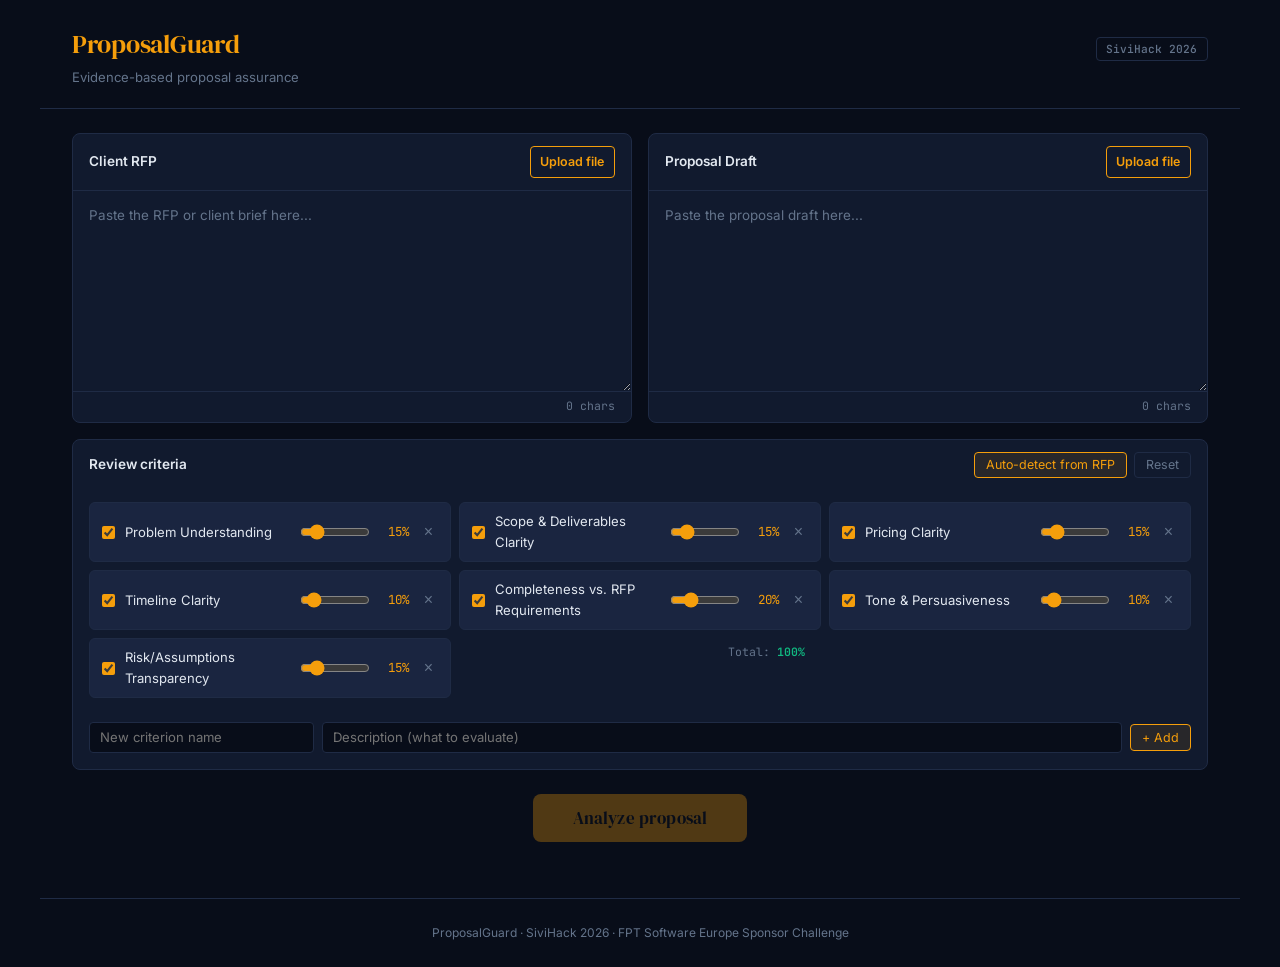
<file: ProposalGuard/public/index.html>
<!DOCTYPE html>
<html lang="en">
<head>
  <meta charset="UTF-8" />
  <meta name="viewport" content="width=device-width, initial-scale=1.0" />
  <title>ProposalGuard — Evidence-Based Proposal Assurance</title>
  <link rel="preconnect" href="https://fonts.googleapis.com" />
  <link href="https://fonts.googleapis.com/css2?family=DM+Serif+Display&family=Inter:wght@400;500;600;700&family=JetBrains+Mono:wght@400;500;600&display=swap" rel="stylesheet" />
  <link rel="stylesheet" href="style.css" />
</head>
<body>
  <header>
    <div class="header-left">
      <h1 class="wordmark">ProposalGuard</h1>
      <p class="tagline">Evidence-based proposal assurance</p>
    </div>
    <div class="header-right">
      <span class="event-tag">SiviHack 2026</span>
    </div>
  </header>

  <main>
    <!-- Input Area -->
    <section class="input-area">
      <div class="input-columns">
        <div class="input-col">
          <div class="col-label">
            <span>Client RFP</span>
            <div class="col-actions">
              <label class="btn-upload">
                Upload file
                <input type="file" id="rfp-file" accept=".md,.txt,.pdf,.pptx,.docx" hidden />
              </label>
            </div>
          </div>
          <textarea id="rfp-text" placeholder="Paste the RFP or client brief here..."></textarea>
          <div class="meta-line"><span id="rfp-count">0</span> chars</div>
        </div>
        <div class="input-col">
          <div class="col-label">
            <span>Proposal Draft</span>
            <div class="col-actions">
              <label class="btn-upload">
                Upload file
                <input type="file" id="proposal-file" accept=".md,.txt,.pdf,.pptx,.docx" hidden />
              </label>
            </div>
          </div>
          <textarea id="proposal-text" placeholder="Paste the proposal draft here..."></textarea>
          <div class="meta-line"><span id="proposal-count">0</span> chars</div>
        </div>
      </div>

      <!-- Criteria -->
      <details class="criteria-panel" open>
        <summary class="criteria-summary">
          Review criteria
          <div class="criteria-btns">
            <button id="btn-auto-weights" class="btn-sm" type="button">Auto-detect from RFP</button>
            <button id="btn-reset-weights" class="btn-sm btn-ghost" type="button">Reset</button>
          </div>
        </summary>
        <div id="criteria-list" class="criteria-grid"></div>
        <div id="ai-suggestions" class="ai-suggestions" hidden></div>
        <div class="add-criterion-row">
          <input type="text" id="new-crit-name" class="add-crit-input" placeholder="New criterion name" />
          <input type="text" id="new-crit-desc" class="add-crit-input add-crit-desc" placeholder="Description (what to evaluate)" />
          <button id="btn-add-criterion" class="btn-sm" type="button">+ Add</button>
        </div>
      </details>

      <div class="action-row">
        <button id="btn-analyze" disabled>
          <span class="btn-label">Analyze proposal</span>
          <span class="btn-busy" hidden>Analyzing<span class="dot-pulse"></span></span>
        </button>
      </div>

      <!-- Progress Panel -->
      <div id="progress-panel" class="progress-panel" hidden>
        <div class="progress-stages">
          <div class="progress-stage" id="stage-extract">
            <div class="stage-indicator">1</div>
            <div class="stage-info">
              <div class="stage-label">Extracting requirements</div>
              <div class="stage-sublabel">Analyzing RFP structure</div>
            </div>
          </div>
          <div class="progress-connector"></div>
          <div class="progress-stage" id="stage-analyze">
            <div class="stage-indicator">2</div>
            <div class="stage-info">
              <div class="stage-label">Matching &amp; scoring</div>
              <div class="stage-sublabel">Cross-referencing proposal against RFP</div>
            </div>
          </div>
          <div class="progress-connector"></div>
          <div class="progress-stage" id="stage-report">
            <div class="stage-indicator">3</div>
            <div class="stage-info">
              <div class="stage-label">Generating report</div>
              <div class="stage-sublabel">Building audit dashboard</div>
            </div>
          </div>
        </div>
        <div class="progress-bar-outer">
          <div class="progress-bar-inner" id="progress-fill"></div>
        </div>
      </div>
    </section>

    <!-- Results — Order: Readiness -> Blockers -> Coverage -> Traceability -> Scores -> Charts -->
    <section id="results" class="results" hidden>
      <!-- Send Readiness -->
      <div id="readiness-card" class="readiness-card">
        <div class="readiness-top">
          <div class="readiness-left">
            <div class="readiness-status" id="readiness-status">
              <span class="readiness-icon" id="readiness-icon"></span>
              <span class="readiness-label" id="readiness-label"></span>
            </div>
            <div class="readiness-stats" id="readiness-stats"></div>
            <div class="readiness-summary" id="readiness-summary"></div>
          </div>
          <div class="readiness-right" id="readiness-donut"></div>
        </div>
        <div id="readiness-blockers" class="readiness-blockers" hidden></div>
      </div>

      <!-- Critical Issues (Blockers) -->
      <div id="critical-section" class="result-block" hidden>
        <h2 class="block-title serif">Critical issues</h2>
        <div id="critical-list" class="findings-list"></div>
      </div>

      <!-- Risk Findings (Coverage) -->
      <div id="flags-section" class="result-block" hidden>
        <h2 class="block-title serif">Risk findings</h2>
        <div id="flags-list" class="findings-list"></div>
      </div>

      <!-- Requirement Traceability Matrix -->
      <div id="trace-section" class="result-block" hidden>
        <details class="trace-toggle" open>
          <summary class="block-title serif trace-toggle-summary">
            Requirement traceability
            <span class="trace-toggle-hint" id="trace-summary"></span>
          </summary>
          <div class="trace-table-wrap">
            <table class="trace-table" id="trace-table">
              <thead id="trace-thead"></thead>
              <tbody id="trace-tbody"></tbody>
            </table>
          </div>
        </details>
      </div>

      <!-- Criteria Scores + Charts -->
      <div id="scores-section" class="result-block">
        <h2 class="block-title serif">Criteria scores</h2>
        <div class="scores-dashboard">
          <div class="overall-row" id="overall-row"></div>
          <div id="radar-container" class="radar-container"></div>
        </div>
        <div id="scores-list" class="scores-list"></div>
      </div>

      <!-- Regression Test Bench -->
      <div id="validation-section" class="result-block validation-section">
        <h2 class="block-title serif">Regression Test Bench</h2>
        <p class="validation-desc">Run all 4 sample proposals to verify scoring consistency, blocker detection, and readiness classification.</p>
        <button id="btn-validate" class="btn-validate">
          <span class="btn-label">Run regression suite</span>
          <span class="btn-busy" hidden>Testing<span class="dot-pulse"></span></span>
        </button>
        <div id="validation-results" hidden></div>
      </div>
    </section>
  </main>

  <footer>
    <p>ProposalGuard &middot; SiviHack 2026 &middot; FPT Software Europe Sponsor Challenge</p>
  </footer>

  <script src="app.js"></script>
</body>
</html>
</file>
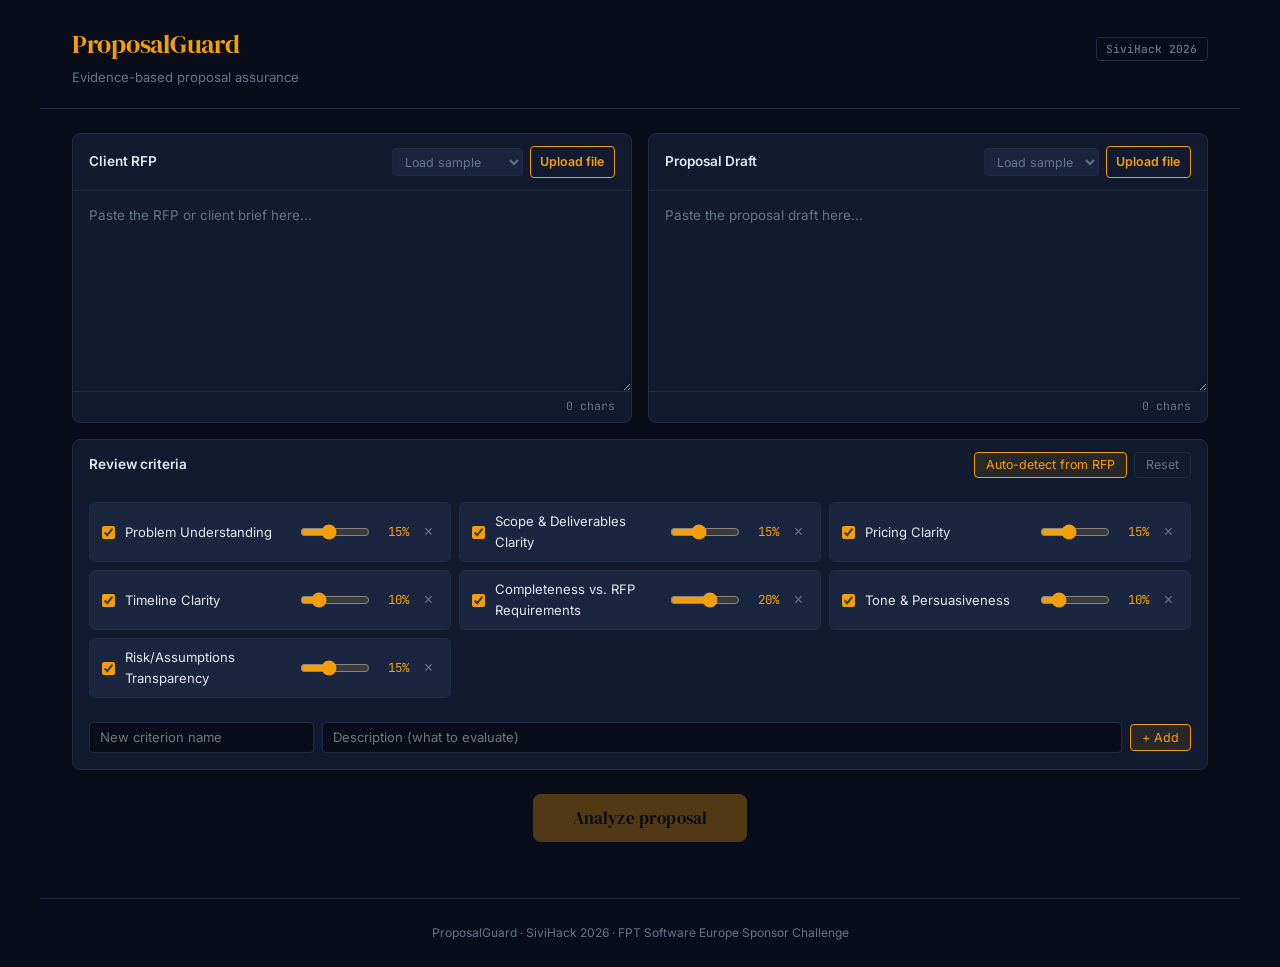
<file: sivicamp-prototype-main (1)/sivicamp-prototype-main/public/index.html>
<!DOCTYPE html>
<html lang="en">
<head>
  <meta charset="UTF-8" />
  <meta name="viewport" content="width=device-width, initial-scale=1.0" />
  <title>ProposalGuard — Evidence-Based Proposal Assurance</title>
  <link rel="preconnect" href="https://fonts.googleapis.com" />
  <link href="https://fonts.googleapis.com/css2?family=DM+Serif+Display&family=Inter:wght@400;500;600;700&family=JetBrains+Mono:wght@400;500;600&display=swap" rel="stylesheet" />
  <link rel="stylesheet" href="style.css" />
</head>
<body>
  <header>
    <div class="header-left">
      <h1 class="wordmark">ProposalGuard</h1>
      <p class="tagline">Evidence-based proposal assurance</p>
    </div>
    <div class="header-right">
      <span class="event-tag">SiviHack 2026</span>
    </div>
  </header>

  <main>
    <!-- Input Area -->
    <section class="input-area">
      <div class="input-columns">
        <div class="input-col">
          <div class="col-label">
            <span>Client RFP</span>
            <div class="col-actions">
              <select id="rfp-sample" class="select-sm">
                <option value="">Load sample</option>
                <option value="rfp_nordframe.md">NordFrame RFP</option>
              </select>
              <label class="btn-upload">
                Upload file
                <input type="file" id="rfp-file" accept=".md,.txt,.pdf" hidden />
              </label>
            </div>
          </div>
          <textarea id="rfp-text" placeholder="Paste the RFP or client brief here..."></textarea>
          <div class="meta-line"><span id="rfp-count">0</span> chars</div>
        </div>
        <div class="input-col">
          <div class="col-label">
            <span>Proposal Draft</span>
            <div class="col-actions">
              <select id="proposal-sample" class="select-sm">
                <option value="">Load sample</option>
                <option value="response_1_weak.md">Weak</option>
                <option value="response_2_medium.md">Medium</option>
                <option value="response_3_strong.md">Strong</option>
                <option value="response_4_overpromise.md">Overpromise</option>
              </select>
              <label class="btn-upload">
                Upload file
                <input type="file" id="proposal-file" accept=".md,.txt,.pdf" hidden />
              </label>
            </div>
          </div>
          <textarea id="proposal-text" placeholder="Paste the proposal draft here..."></textarea>
          <div class="meta-line"><span id="proposal-count">0</span> chars</div>
        </div>
      </div>

      <!-- Criteria -->
      <details class="criteria-panel" open>
        <summary class="criteria-summary">
          Review criteria
          <div class="criteria-btns">
            <button id="btn-auto-weights" class="btn-sm" type="button">Auto-detect from RFP</button>
            <button id="btn-reset-weights" class="btn-sm btn-ghost" type="button">Reset</button>
          </div>
        </summary>
        <div id="criteria-list" class="criteria-grid"></div>
        <div id="ai-suggestions" class="ai-suggestions" hidden></div>
        <div class="add-criterion-row">
          <input type="text" id="new-crit-name" class="add-crit-input" placeholder="New criterion name" />
          <input type="text" id="new-crit-desc" class="add-crit-input add-crit-desc" placeholder="Description (what to evaluate)" />
          <button id="btn-add-criterion" class="btn-sm" type="button">+ Add</button>
        </div>
      </details>

      <div class="action-row">
        <button id="btn-analyze" disabled>
          <span class="btn-label">Analyze proposal</span>
          <span class="btn-busy" hidden>Analyzing<span class="dot-pulse"></span></span>
        </button>
      </div>

      <!-- Progress Panel -->
      <div id="progress-panel" class="progress-panel" hidden>
        <div class="progress-stages">
          <div class="progress-stage" id="stage-extract">
            <div class="stage-indicator">1</div>
            <div class="stage-info">
              <div class="stage-label">Extracting requirements</div>
              <div class="stage-sublabel">Analyzing RFP structure</div>
            </div>
          </div>
          <div class="progress-connector"></div>
          <div class="progress-stage" id="stage-analyze">
            <div class="stage-indicator">2</div>
            <div class="stage-info">
              <div class="stage-label">Matching &amp; scoring</div>
              <div class="stage-sublabel">Cross-referencing proposal against RFP</div>
            </div>
          </div>
          <div class="progress-connector"></div>
          <div class="progress-stage" id="stage-report">
            <div class="stage-indicator">3</div>
            <div class="stage-info">
              <div class="stage-label">Generating report</div>
              <div class="stage-sublabel">Building audit dashboard</div>
            </div>
          </div>
        </div>
        <div class="progress-bar-outer">
          <div class="progress-bar-inner" id="progress-fill"></div>
        </div>
      </div>
    </section>

    <!-- Results -->
    <section id="results" class="results" hidden>
      <!-- Send Readiness -->
      <div id="readiness-card" class="readiness-card">
        <div class="readiness-top">
          <div class="readiness-left">
            <div class="readiness-status" id="readiness-status">
              <span class="readiness-icon" id="readiness-icon"></span>
              <span class="readiness-label" id="readiness-label"></span>
            </div>
            <div class="readiness-stats" id="readiness-stats"></div>
            <p class="readiness-summary" id="readiness-summary"></p>
          </div>
          <div class="readiness-right" id="readiness-donut"></div>
        </div>
      </div>

      <!-- Critical Issues -->
      <div id="critical-section" class="result-block" hidden>
        <h2 class="block-title serif">Critical issues</h2>
        <div id="critical-list" class="findings-list"></div>
      </div>

      <!-- Requirement Traceability Matrix -->
      <div id="trace-section" class="result-block" hidden>
        <h2 class="block-title serif">Requirement traceability</h2>
        <div class="trace-summary" id="trace-summary"></div>
        <div id="trace-list" class="findings-list"></div>
      </div>

      <!-- Red Flags -->
      <div id="flags-section" class="result-block" hidden>
        <h2 class="block-title serif">Risk findings</h2>
        <div id="flags-list" class="findings-list"></div>
      </div>

      <!-- Criteria Scores -->
      <div id="scores-section" class="result-block">
        <h2 class="block-title serif">Criteria scores</h2>
        <div class="scores-dashboard">
          <div class="overall-row" id="overall-row"></div>
          <div id="radar-container" class="radar-container"></div>
        </div>
        <div id="scores-list" class="scores-list"></div>
      </div>

      <!-- Evaluate the Evaluator -->
      <div id="validation-section" class="result-block validation-section">
        <h2 class="block-title serif">Evaluate the evaluator</h2>
        <p class="validation-desc">Run all 4 sample proposals to verify scoring consistency and reliability.</p>
        <button id="btn-validate" class="btn-validate">
          <span class="btn-label">Run validation suite</span>
          <span class="btn-busy" hidden>Validating<span class="dot-pulse"></span></span>
        </button>
        <div id="validation-results" hidden></div>
      </div>
    </section>
  </main>

  <footer>
    <p>ProposalGuard &middot; SiviHack 2026 &middot; FPT Software Europe Sponsor Challenge</p>
  </footer>

  <script src="app.js"></script>
</body>
</html>
</file>
<file: ProposalGuard/public/style.css>
:root {
  --midnight: #080D19;
  --slate: #111A2E;
  --slate-up: #1A2540;
  --border: #1F2B45;
  --border-light: #2A3A5C;
  --text: #E2E8F0;
  --text-muted: #64748B;
  --amber: #F59E0B;
  --amber-dim: rgba(245, 158, 11, 0.10);
  --emerald: #10B981;
  --emerald-dim: rgba(16, 185, 129, 0.10);
  --coral: #EF4444;
  --coral-dim: rgba(239, 68, 68, 0.10);
  --orange: #F97316;
  --orange-dim: rgba(249, 115, 22, 0.10);
  --sky: #38BDF8;
  --sky-dim: rgba(56, 189, 248, 0.10);
  --indigo: #818CF8;
  --radius: 8px;
}

*, *::before, *::after { margin: 0; padding: 0; box-sizing: border-box; }

body {
  font-family: 'Inter', system-ui, sans-serif;
  background: var(--midnight);
  color: var(--text);
  line-height: 1.6;
  font-size: 15px;
}

.serif { font-family: 'DM Serif Display', Georgia, serif; }
.mono { font-family: 'JetBrains Mono', monospace; }

/* ── Header ── */
header {
  display: flex;
  justify-content: space-between;
  align-items: baseline;
  padding: 1.5rem 2rem 1.25rem;
  border-bottom: 1px solid var(--border);
  max-width: 1200px;
  margin: 0 auto;
}
.wordmark {
  font-family: 'DM Serif Display', Georgia, serif;
  font-size: 1.6rem;
  font-weight: 400;
  color: var(--amber);
  letter-spacing: -0.01em;
}
.tagline { font-size: 0.82rem; color: var(--text-muted); margin-top: 0.15rem; }
.event-tag {
  font-family: 'JetBrains Mono', monospace;
  font-size: 0.7rem;
  font-weight: 500;
  color: var(--text-muted);
  border: 1px solid var(--border);
  padding: 0.25rem 0.6rem;
  border-radius: 4px;
}

/* ── Main ── */
main { max-width: 1200px; margin: 0 auto; padding: 1.5rem 2rem 3rem; }

/* ── Input Area ── */
.input-columns { display: grid; grid-template-columns: 1fr 1fr; gap: 1rem; margin-bottom: 1rem; }
@media (max-width: 800px) { .input-columns { grid-template-columns: 1fr; } }

.input-col {
  background: var(--slate);
  border: 1px solid var(--border);
  border-radius: var(--radius);
  display: flex;
  flex-direction: column;
}
.col-label {
  display: flex;
  justify-content: space-between;
  align-items: center;
  padding: 0.75rem 1rem;
  border-bottom: 1px solid var(--border);
  font-weight: 600;
  font-size: 0.85rem;
  flex-wrap: wrap;
  gap: 0.4rem;
}
.col-actions { display: flex; gap: 0.4rem; align-items: center; }

.select-sm {
  font-family: inherit;
  font-size: 0.78rem;
  background: var(--slate-up);
  color: var(--text-muted);
  border: 1px solid var(--border);
  border-radius: 4px;
  padding: 0.3rem 0.5rem;
  cursor: pointer;
}
.btn-upload {
  font-size: 0.78rem;
  color: var(--amber);
  border: 1px solid var(--amber);
  border-radius: 4px;
  padding: 0.3rem 0.6rem;
  cursor: pointer;
  transition: background 0.15s;
}
.btn-upload:hover { background: var(--amber-dim); }

textarea {
  flex: 1;
  min-height: 200px;
  padding: 0.85rem 1rem;
  background: transparent;
  border: none;
  color: var(--text);
  font-family: 'Inter', system-ui, sans-serif;
  font-size: 0.84rem;
  line-height: 1.7;
  resize: vertical;
  outline: none;
}
textarea::placeholder { color: var(--text-muted); }
.meta-line {
  padding: 0.35rem 1rem;
  font-size: 0.72rem;
  color: var(--text-muted);
  text-align: right;
  border-top: 1px solid var(--border);
  font-family: 'JetBrains Mono', monospace;
}

/* ── Criteria ── */
.criteria-panel {
  background: var(--slate);
  border: 1px solid var(--border);
  border-radius: var(--radius);
  margin-bottom: 1rem;
}
.criteria-summary {
  display: flex;
  justify-content: space-between;
  align-items: center;
  padding: 0.75rem 1rem;
  font-weight: 600;
  font-size: 0.85rem;
  cursor: pointer;
  list-style: none;
  flex-wrap: wrap;
  gap: 0.5rem;
}
.criteria-summary::-webkit-details-marker { display: none; }
.criteria-btns { display: flex; gap: 0.4rem; }
.btn-sm {
  font-family: inherit;
  font-size: 0.78rem;
  padding: 0.3rem 0.7rem;
  border-radius: 4px;
  cursor: pointer;
  border: 1px solid var(--amber);
  background: var(--amber-dim);
  color: var(--amber);
  transition: background 0.15s;
}
.btn-sm:hover { background: var(--amber); color: var(--midnight); }
.btn-ghost { border-color: var(--border); background: none; color: var(--text-muted); }
.btn-ghost:hover { background: var(--slate-up); color: var(--text); }

.criteria-grid {
  display: grid;
  grid-template-columns: repeat(auto-fill, minmax(280px, 1fr));
  gap: 0.5rem;
  padding: 0.75rem 1rem 1rem;
}
.crit-row {
  display: flex;
  align-items: center;
  gap: 0.6rem;
  padding: 0.5rem 0.75rem;
  background: var(--slate-up);
  border-radius: 6px;
  border: 1px solid var(--border);
}
.crit-row input[type="checkbox"] { accent-color: var(--amber); flex-shrink: 0; }
.crit-row label { flex: 1; font-size: 0.82rem; cursor: pointer; }
.crit-row input[type="range"] { width: 70px; accent-color: var(--amber); }
.crit-weight {
  font-family: 'JetBrains Mono', monospace;
  font-size: 0.78rem;
  color: var(--amber);
  min-width: 30px;
  text-align: right;
}
.crit-row.crit-disabled { opacity: 0.4; }
.crit-total {
  text-align: right;
  padding: 0.3rem 1rem 0;
  font-family: 'JetBrains Mono', monospace;
  font-size: 0.72rem;
  color: var(--text-muted);
}
.crit-total-val { color: var(--emerald); font-weight: 600; }

/* ── Analyze Button ── */
.action-row { text-align: center; padding: 0.5rem 0; }
#btn-analyze {
  font-family: 'DM Serif Display', Georgia, serif;
  font-size: 1.05rem;
  letter-spacing: 0.01em;
  background: var(--amber);
  color: var(--midnight);
  border: none;
  border-radius: var(--radius);
  padding: 0.8rem 2.5rem;
  cursor: pointer;
  transition: opacity 0.2s, transform 0.15s;
}
#btn-analyze:hover:not(:disabled) { transform: translateY(-1px); opacity: 0.92; }
#btn-analyze:disabled { opacity: 0.3; cursor: not-allowed; }
.dot-pulse::after { content: '...'; animation: dots 1.2s steps(4) infinite; }
@keyframes dots { 0% { content: ''; } 25% { content: '.'; } 50% { content: '..'; } 75% { content: '...'; } }

/* ── Results ── */
.results { margin-top: 2rem; }
.result-block { margin-bottom: 2rem; }
.block-title {
  font-size: 1.25rem;
  font-weight: 400;
  margin-bottom: 1rem;
  padding-bottom: 0.5rem;
  border-bottom: 1px solid var(--border);
}

/* ── Send Readiness ── */
.readiness-card {
  border: 1px solid var(--border);
  border-radius: var(--radius);
  padding: 1.5rem;
  margin-bottom: 2rem;
  text-align: center;
}
.readiness-card.ready { border-color: var(--emerald); background: var(--emerald-dim); }
.readiness-card.review { border-color: var(--amber); background: var(--amber-dim); }
.readiness-card.do_not_send { border-color: var(--coral); background: var(--coral-dim); }

.readiness-status { display: flex; align-items: center; justify-content: center; gap: 0.75rem; margin-bottom: 0.75rem; }
.readiness-icon { font-size: 1.6rem; }
.readiness-label {
  font-family: 'DM Serif Display', Georgia, serif;
  font-size: 1.5rem;
}
.readiness-card.ready .readiness-label { color: var(--emerald); }
.readiness-card.review .readiness-label { color: var(--amber); }
.readiness-card.do_not_send .readiness-label { color: var(--coral); }

.readiness-stats {
  display: flex;
  justify-content: center;
  gap: 2rem;
  margin-bottom: 0.75rem;
  flex-wrap: wrap;
}
.stat-item {
  display: flex;
  flex-direction: column;
  align-items: center;
}
.stat-val {
  font-family: 'JetBrains Mono', monospace;
  font-size: 1.4rem;
  font-weight: 600;
}
.stat-label { font-size: 0.72rem; color: var(--text-muted); }
.readiness-summary { font-size: 0.9rem; color: var(--text-muted); max-width: 600px; margin: 0 auto; text-align: center; }

/* ── Finding Cards ── */
.findings-list { display: flex; flex-direction: column; gap: 0.75rem; }
.finding-card {
  border: 1px solid var(--border);
  border-radius: var(--radius);
  overflow: hidden;
}
.finding-header {
  display: flex;
  align-items: center;
  gap: 0.75rem;
  padding: 0.85rem 1rem;
  cursor: pointer;
  background: var(--slate);
  transition: background 0.15s;
}
.finding-header:hover { background: var(--slate-up); }
.severity-badge {
  font-family: 'JetBrains Mono', monospace;
  font-size: 0.68rem;
  font-weight: 600;
  padding: 0.2rem 0.5rem;
  border-radius: 3px;
  flex-shrink: 0;
}
.severity-badge.critical { background: var(--coral-dim); color: var(--coral); }
.severity-badge.high { background: var(--orange-dim); color: var(--orange); }
.severity-badge.medium { background: var(--amber-dim); color: var(--amber); }
.severity-badge.low { background: var(--sky-dim); color: var(--sky); }

.finding-title { flex: 1; font-weight: 600; font-size: 0.9rem; }
.finding-chevron { color: var(--text-muted); font-size: 0.75rem; transition: transform 0.2s; }
.finding-chevron.open { transform: rotate(180deg); }

.finding-body {
  display: none;
  padding: 1rem;
  border-top: 1px solid var(--border);
  background: var(--midnight);
  font-size: 0.85rem;
  line-height: 1.7;
}
.finding-body.open { display: block; }
.finding-detail { margin-bottom: 0.75rem; }

.evidence-block {
  margin: 0.5rem 0;
  padding: 0.6rem 0.85rem;
  border-radius: 6px;
  font-size: 0.82rem;
}
.evidence-block.rfp-ev { background: var(--sky-dim); border-left: 3px solid var(--sky); }
.evidence-block.prop-ev { background: var(--amber-dim); border-left: 3px solid var(--amber); }
.ev-label {
  font-family: 'JetBrains Mono', monospace;
  font-size: 0.7rem;
  font-weight: 600;
  color: var(--text-muted);
  margin-bottom: 0.2rem;
}
.ev-quote { font-style: italic; color: var(--text); }

.impact-line {
  margin-top: 0.5rem;
  padding: 0.5rem 0.75rem;
  background: var(--coral-dim);
  border-radius: 4px;
  font-size: 0.82rem;
}
.impact-line::before {
  content: 'Business impact: ';
  font-weight: 600;
  color: var(--coral);
}

.fix-line {
  margin-top: 0.5rem;
  padding: 0.5rem 0.75rem;
  background: var(--emerald-dim);
  border-radius: 4px;
  font-size: 0.82rem;
}
.fix-line::before {
  content: 'Suggested fix: ';
  font-weight: 600;
  color: var(--emerald);
}

/* ── Traceability Toggle & Table ── */
.trace-toggle { border: none; }
.trace-toggle-summary {
  cursor: pointer;
  list-style: none;
  display: flex;
  align-items: center;
  gap: 0.75rem;
  flex-wrap: wrap;
  user-select: none;
}
.trace-toggle-summary::before {
  content: "\25B6";
  font-size: 0.7rem;
  color: var(--text-muted);
  transition: transform 0.2s;
}
.trace-toggle[open] > .trace-toggle-summary::before { transform: rotate(90deg); }
.trace-toggle-summary::-webkit-details-marker { display: none; }

.trace-toggle-hint {
  display: inline-flex;
  gap: 0.5rem;
  margin-left: auto;
}
.trace-stat {
  font-family: 'JetBrains Mono', monospace;
  font-size: 0.72rem;
  font-weight: 600;
  padding: 0.2rem 0.5rem;
  border-radius: 4px;
  border: 1px solid;
}
.trace-stat.covered { background: var(--emerald-dim); border-color: var(--emerald); color: var(--emerald); }
.trace-stat.partial { background: var(--sky-dim); border-color: var(--sky); color: var(--sky); }
.trace-stat.missing { background: var(--coral-dim); border-color: var(--coral); color: var(--coral); }
.trace-stat.contradicted { background: var(--coral-dim); border-color: var(--coral); color: var(--coral); }

.trace-table-wrap {
  margin-top: 0.75rem;
  border: 1px solid var(--border);
  border-radius: 6px;
}
.trace-table {
  width: 100%;
  border-collapse: collapse;
  font-size: 0.85rem;
}
.trace-table th {
  background: var(--slate-up);
  color: var(--text-muted);
  font-family: 'JetBrains Mono', monospace;
  font-size: 0.72rem;
  font-weight: 600;
  text-transform: uppercase;
  letter-spacing: 0.04em;
  padding: 0.6rem 0.75rem;
  text-align: left;
  white-space: nowrap;
  border-bottom: 2px solid var(--border);
}
.trace-table th:nth-child(1) { width: 28px; }
.trace-table th:nth-child(2) { width: 64px; }
.trace-table th:nth-child(3) { width: 90px; }
.trace-table th:nth-child(4) { width: 80px; }

.trace-table td {
  padding: 0.6rem 0.75rem;
  vertical-align: middle;
}

.trace-row {
  cursor: pointer;
  border-bottom: 1px solid var(--border);
  transition: background 0.15s;
}
.trace-row:hover { background: var(--slate-up); }

.trace-td-chevron { text-align: center; }
.trace-chevron {
  display: inline-block;
  font-size: 0.6rem;
  color: var(--text-muted);
  transition: transform 0.2s;
}
.trace-chevron.open { transform: rotate(90deg); }

.trace-td-id {
  font-family: 'JetBrains Mono', monospace;
  font-size: 0.72rem;
  color: var(--text-muted);
  white-space: nowrap;
}
.trace-td-req {
  font-weight: 500;
  line-height: 1.45;
}

.trace-detail-row {
  display: none;
}
.trace-detail-row.open {
  display: table-row;
}
.trace-detail-row > td {
  padding: 0 0.75rem 0.75rem;
  border-bottom: 1px solid var(--border);
  background: var(--slate-up);
}

.trace-detail-grid {
  display: grid;
  grid-template-columns: 1fr 1fr;
  gap: 0.6rem;
}
.trace-detail-item {
  background: var(--midnight);
  border-radius: 6px;
  padding: 0.65rem 0.85rem;
  border-left: 3px solid var(--border);
}
.trace-detail-item.rfp-ev { border-left-color: var(--sky); }
.trace-detail-item.prop-ev { border-left-color: var(--emerald); }
.trace-detail-item.no-ev { border-left-color: var(--coral); }
.trace-detail-item.impact { border-left-color: var(--orange); }
.trace-detail-item.fix { border-left-color: var(--amber); }

.trace-detail-label {
  font-family: 'JetBrains Mono', monospace;
  font-size: 0.68rem;
  font-weight: 600;
  text-transform: uppercase;
  letter-spacing: 0.04em;
  color: var(--text-muted);
  margin-bottom: 0.35rem;
}
.trace-detail-content {
  font-size: 0.82rem;
  line-height: 1.55;
  color: var(--text);
}
.trace-detail-src {
  display: block;
  font-size: 0.72rem;
  color: var(--text-muted);
  margin-bottom: 0.2rem;
}
.text-muted { color: var(--text-muted); font-style: italic; }

@media (max-width: 700px) {
  .trace-detail-grid { grid-template-columns: 1fr; }
}

.status-tag {
  font-family: 'JetBrains Mono', monospace;
  font-size: 0.72rem;
  font-weight: 600;
  padding: 0.15rem 0.45rem;
  border-radius: 3px;
  white-space: nowrap;
}
.status-tag.covered { background: var(--emerald-dim); color: var(--emerald); }
.status-tag.partial { background: var(--sky-dim); color: var(--sky); }
.status-tag.missing { background: var(--coral-dim); color: var(--coral); }
.status-tag.contradicted { background: var(--coral-dim); color: var(--coral); }
.status-tag.uncertain { background: var(--orange-dim); color: var(--orange); }

/* ── Blocker Display ── */
.readiness-blockers {
  margin-top: 1rem;
  border-top: 1px solid var(--border);
  padding-top: 1rem;
}
.blocker-title {
  font-family: 'JetBrains Mono', monospace;
  font-size: 0.78rem;
  font-weight: 600;
  color: var(--coral);
  margin-bottom: 0.5rem;
}
.blocker-item {
  display: flex;
  align-items: center;
  gap: 0.75rem;
  padding: 0.45rem 0.75rem;
  background: var(--coral-dim);
  border: 1px solid var(--coral);
  border-radius: 6px;
  margin-bottom: 0.4rem;
  font-size: 0.82rem;
}
.blocker-id {
  font-family: 'JetBrains Mono', monospace;
  font-size: 0.72rem;
  color: var(--coral);
  font-weight: 600;
  flex-shrink: 0;
}
.blocker-req { flex: 1; }
.blocker-conf {
  font-family: 'JetBrains Mono', monospace;
  font-size: 0.68rem;
  color: var(--text-muted);
  flex-shrink: 0;
}
.readiness-override {
  margin-top: 0.5rem;
  padding: 0.4rem 0.75rem;
  background: var(--coral-dim);
  border-radius: 4px;
  font-size: 0.82rem;
  color: var(--coral);
}

/* ── Classification Badges ── */
.cls-badge {
  font-family: 'JetBrains Mono', monospace;
  font-size: 0.62rem;
  font-weight: 600;
  padding: 0.1rem 0.35rem;
  border-radius: 3px;
  vertical-align: middle;
  margin-left: 0.3rem;
}
.cls-badge.cls-hard_constraint { background: var(--coral-dim); color: var(--coral); }
.cls-badge.cls-mandatory { background: var(--orange-dim); color: var(--orange); }
.cls-badge.cls-preference { background: var(--sky-dim); color: var(--sky); }
.cls-badge.cls-informational { background: var(--slate-up); color: var(--text-muted); }

/* ── Confidence Badge ── */
.conf-badge {
  font-family: 'JetBrains Mono', monospace;
  font-size: 0.62rem;
  color: var(--text-muted);
  margin-left: 0.3rem;
}

/* ── Evidence Button ── */
.ev-btn {
  font-family: 'JetBrains Mono', monospace;
  font-size: 0.68rem;
  font-weight: 600;
  padding: 0.15rem 0.4rem;
  border-radius: 3px;
  background: var(--emerald-dim);
  color: var(--emerald);
  cursor: pointer;
}
.ev-btn.ev-none {
  background: var(--slate-up);
  color: var(--text-muted);
}

/* ── Trace table 6th column ── */
.trace-table th:nth-child(5) { width: 80px; }
.trace-table th:nth-child(6) { width: 70px; }

/* ── Add/Remove Criteria ── */
.add-criterion-row {
  display: flex;
  gap: 0.5rem;
  padding: 0.5rem 1rem 1rem;
  align-items: center;
  flex-wrap: wrap;
}
.add-crit-input {
  font-family: inherit;
  font-size: 0.82rem;
  background: var(--midnight);
  color: var(--text);
  border: 1px solid var(--border);
  border-radius: 4px;
  padding: 0.4rem 0.6rem;
  outline: none;
  min-width: 140px;
}
.add-crit-input:focus { border-color: var(--amber); }
.add-crit-desc { flex: 1; min-width: 200px; }

.crit-remove {
  background: none;
  border: none;
  color: var(--text-muted);
  font-size: 1rem;
  cursor: pointer;
  padding: 0 0.3rem;
  line-height: 1;
  transition: color 0.15s;
  flex-shrink: 0;
}
.crit-remove:hover { color: var(--coral); }

.ai-suggestions {
  padding: 0.5rem 1rem 0.75rem;
}
.ai-sug-title {
  font-family: 'JetBrains Mono', monospace;
  font-size: 0.72rem;
  font-weight: 600;
  color: var(--amber);
  margin-bottom: 0.5rem;
}
.ai-sug-item {
  display: flex;
  justify-content: space-between;
  align-items: baseline;
  padding: 0.25rem 0;
  font-size: 0.8rem;
  border-bottom: 1px solid var(--border);
}
.ai-sug-item:last-child { border-bottom: none; }
.ai-sug-reason {
  font-size: 0.72rem;
  color: var(--text-muted);
  font-style: italic;
  max-width: 60%;
  text-align: right;
}

/* ── Criteria Scores ── */
.overall-row {
  display: flex;
  align-items: center;
  gap: 1.5rem;
  padding: 1.25rem;
  background: var(--slate);
  border: 1px solid var(--border);
  border-radius: var(--radius);
  margin-bottom: 1.25rem;
  flex-wrap: wrap;
}
.overall-score-big {
  font-family: 'JetBrains Mono', monospace;
  font-size: 2.5rem;
  font-weight: 700;
  line-height: 1;
}
.overall-sub { font-size: 0.85rem; color: var(--text-muted); }
.verdict-tag {
  font-family: 'DM Serif Display', Georgia, serif;
  font-size: 1.1rem;
  padding: 0.3rem 0.9rem;
  border-radius: 4px;
}
.verdict-tag.strong { background: var(--emerald-dim); color: var(--emerald); }
.verdict-tag.adequate { background: var(--amber-dim); color: var(--amber); }
.verdict-tag.needs-work { background: var(--orange-dim); color: var(--orange); }
.verdict-tag.weak { background: var(--coral-dim); color: var(--coral); }
.overall-summary { flex: 1; min-width: 200px; font-size: 0.9rem; color: var(--text-muted); }

.scores-list { display: flex; flex-direction: column; gap: 0.75rem; }
.score-card {
  background: var(--slate);
  border: 1px solid var(--border);
  border-radius: var(--radius);
  overflow: hidden;
}
.score-header {
  display: flex;
  align-items: center;
  gap: 0.75rem;
  padding: 0.85rem 1rem;
  cursor: pointer;
  transition: background 0.15s;
}
.score-header:hover { background: var(--slate-up); }
.score-name { flex: 1; font-weight: 600; font-size: 0.9rem; }
.score-bar-track {
  width: 100px;
  height: 6px;
  background: var(--border);
  border-radius: 3px;
  overflow: hidden;
}
.score-bar-fill { height: 100%; border-radius: 3px; transition: width 0.8s ease; }
.score-num {
  font-family: 'JetBrains Mono', monospace;
  font-size: 0.9rem;
  font-weight: 600;
  min-width: 32px;
  text-align: right;
}
.score-chevron { color: var(--text-muted); font-size: 0.75rem; transition: transform 0.2s; }
.score-chevron.open { transform: rotate(180deg); }

.score-detail {
  display: none;
  padding: 1rem;
  border-top: 1px solid var(--border);
  background: var(--midnight);
  font-size: 0.85rem;
}
.score-detail.open { display: block; }
.score-comment { margin-bottom: 0.75rem; line-height: 1.7; }

.detail-section { margin-bottom: 0.75rem; }
.detail-heading {
  font-size: 0.72rem;
  font-weight: 600;
  color: var(--text-muted);
  margin-bottom: 0.35rem;
  font-family: 'JetBrains Mono', monospace;
}
.detail-items { list-style: none; }
.detail-items li {
  font-size: 0.84rem;
  padding: 0.2rem 0 0.2rem 1rem;
  position: relative;
}
.detail-items li::before {
  content: '';
  position: absolute;
  left: 0;
  top: 0.55rem;
  width: 5px;
  height: 5px;
  border-radius: 50%;
}
.detail-items.strengths li::before { background: var(--emerald); }
.detail-items.weaknesses li::before { background: var(--coral); }
.detail-items.fixes li::before { background: var(--sky); }

/* ── Toast ── */
.toast {
  position: fixed;
  bottom: 1.5rem;
  right: 1.5rem;
  padding: 0.65rem 1rem;
  border-radius: var(--radius);
  font-size: 0.82rem;
  z-index: 100;
  animation: slideIn 0.25s ease;
  max-width: 360px;
  border: 1px solid;
}
.toast.error { background: var(--coral-dim); border-color: var(--coral); color: var(--coral); }
.toast.success { background: var(--emerald-dim); border-color: var(--emerald); color: var(--emerald); }
@keyframes slideIn { from { opacity: 0; transform: translateY(12px); } }

/* ── Progress Panel ── */
.progress-panel {
  margin-top: 1.5rem;
  background: var(--slate);
  border: 1px solid var(--border);
  border-radius: var(--radius);
  padding: 1.5rem;
}
.progress-stages {
  display: flex;
  align-items: center;
  justify-content: center;
  gap: 0;
  margin-bottom: 1.25rem;
  flex-wrap: wrap;
}
.progress-stage {
  display: flex;
  align-items: center;
  gap: 0.6rem;
  padding: 0.5rem 0.75rem;
  opacity: 0.35;
  transition: opacity 0.4s;
}
.progress-stage.active { opacity: 1; }
.progress-stage.done { opacity: 0.7; }
.stage-indicator {
  width: 32px;
  height: 32px;
  border-radius: 50%;
  border: 2px solid var(--border);
  display: flex;
  align-items: center;
  justify-content: center;
  font-family: 'JetBrains Mono', monospace;
  font-size: 0.8rem;
  font-weight: 600;
  color: var(--text-muted);
  flex-shrink: 0;
  transition: all 0.4s;
}
.progress-stage.active .stage-indicator {
  border-color: var(--amber);
  color: var(--amber);
  box-shadow: 0 0 12px var(--amber-dim);
}
.progress-stage.done .stage-indicator {
  border-color: var(--emerald);
  background: var(--emerald);
  color: var(--midnight);
}
.stage-label { font-size: 0.85rem; font-weight: 600; }
.stage-sublabel { font-size: 0.72rem; color: var(--text-muted); }
.progress-connector {
  width: 40px;
  height: 2px;
  background: var(--border);
  flex-shrink: 0;
}
.progress-bar-outer {
  height: 4px;
  background: var(--border);
  border-radius: 2px;
  overflow: hidden;
}
.progress-bar-inner {
  height: 100%;
  width: 0%;
  background: linear-gradient(90deg, var(--amber), var(--emerald));
  border-radius: 2px;
  transition: width 0.6s ease;
}

/* ── Readiness Card Layout ── */
.readiness-top {
  display: flex;
  align-items: center;
  gap: 2rem;
  justify-content: center;
  flex-wrap: wrap;
}
.readiness-left { flex: 1; min-width: 250px; text-align: center; }
.readiness-right { flex-shrink: 0; }

/* ── Donut Chart ── */
.donut-chart { width: 120px; height: 120px; }
.donut-pct {
  font-family: 'JetBrains Mono', monospace;
  font-size: 16px;
  font-weight: 700;
  fill: var(--text);
}
.donut-label {
  font-family: 'Inter', sans-serif;
  font-size: 8px;
  fill: var(--text-muted);
}

/* ── Scores Dashboard ── */
.scores-dashboard {
  display: grid;
  grid-template-columns: 1fr auto;
  gap: 1.5rem;
  align-items: start;
  margin-bottom: 1.25rem;
}
@media (max-width: 800px) { .scores-dashboard { grid-template-columns: 1fr; } }

/* ── Radar Chart ── */
.radar-container {
  display: flex;
  justify-content: center;
  align-items: center;
}
.radar-chart { width: 320px; height: 320px; }
.radar-label {
  font-family: 'Inter', sans-serif;
  font-size: 9px;
  fill: var(--text-muted);
}
.radar-score-label {
  font-family: 'JetBrains Mono', monospace;
  font-size: 8px;
  fill: var(--text-muted);
}
@media (max-width: 600px) { .radar-chart { width: 260px; height: 260px; } }

/* ── Validation Panel ── */
.validation-section {
  border-top: 1px solid var(--border);
  padding-top: 2rem;
}
.validation-desc {
  font-size: 0.85rem;
  color: var(--text-muted);
  margin-bottom: 1rem;
}
.btn-validate {
  font-family: 'DM Serif Display', Georgia, serif;
  font-size: 0.95rem;
  background: var(--slate-up);
  color: var(--amber);
  border: 1px solid var(--amber);
  border-radius: var(--radius);
  padding: 0.65rem 1.5rem;
  cursor: pointer;
  transition: background 0.15s;
  margin-bottom: 1.25rem;
}
.btn-validate:hover:not(:disabled) { background: var(--amber-dim); }
.btn-validate:disabled { opacity: 0.3; cursor: not-allowed; }

.val-grid {
  display: grid;
  grid-template-columns: repeat(auto-fill, minmax(240px, 1fr));
  gap: 1rem;
  margin-bottom: 1.25rem;
}
.val-card {
  background: var(--slate);
  border: 1px solid var(--border);
  border-radius: var(--radius);
  padding: 1rem;
}
.val-card-header {
  display: flex;
  justify-content: space-between;
  align-items: center;
  margin-bottom: 0.75rem;
}
.val-card-label {
  font-family: 'DM Serif Display', Georgia, serif;
  font-size: 1.05rem;
}
.val-card-score {
  font-family: 'JetBrains Mono', monospace;
  font-size: 1.2rem;
  font-weight: 700;
}
.val-card-row {
  display: flex;
  justify-content: space-between;
  font-size: 0.78rem;
  padding: 0.2rem 0;
  border-bottom: 1px solid var(--border);
}
.val-card-row:last-child { border-bottom: none; }
.val-verdict {
  font-family: 'JetBrains Mono', monospace;
  font-size: 0.72rem;
  font-weight: 600;
  padding: 0.15rem 0.4rem;
  border-radius: 3px;
}

.val-checks {
  background: var(--slate);
  border: 1px solid var(--border);
  border-radius: var(--radius);
  padding: 1rem;
}
.val-checks-title {
  font-family: 'DM Serif Display', Georgia, serif;
  font-size: 1.05rem;
  margin-bottom: 0.75rem;
}
.val-check-row {
  display: flex;
  align-items: center;
  gap: 0.75rem;
  padding: 0.45rem 0;
  border-bottom: 1px solid var(--border);
  font-size: 0.84rem;
}
.val-check-row:last-child { border-bottom: none; }
.val-check-icon {
  font-size: 1rem;
  width: 24px;
  text-align: center;
  flex-shrink: 0;
}
.val-check-name { flex: 1; font-weight: 500; }
.val-check-detail {
  font-family: 'JetBrains Mono', monospace;
  font-size: 0.72rem;
  color: var(--text-muted);
}
.val-summary {
  text-align: center;
  margin-top: 1rem;
  font-family: 'JetBrains Mono', monospace;
  font-size: 0.9rem;
  font-weight: 600;
}

/* ── Footer ── */
footer {
  text-align: center;
  padding: 1.5rem 2rem;
  font-size: 0.75rem;
  color: var(--text-muted);
  border-top: 1px solid var(--border);
  max-width: 1200px;
  margin: 0 auto;
}
</file>
<file: sivicamp-prototype-main (1)/sivicamp-prototype-main/public/style.css>
:root {
  --midnight: #080D19;
  --slate: #111A2E;
  --slate-up: #1A2540;
  --border: #1F2B45;
  --border-light: #2A3A5C;
  --text: #E2E8F0;
  --text-muted: #64748B;
  --amber: #F59E0B;
  --amber-dim: rgba(245, 158, 11, 0.10);
  --emerald: #10B981;
  --emerald-dim: rgba(16, 185, 129, 0.10);
  --coral: #EF4444;
  --coral-dim: rgba(239, 68, 68, 0.10);
  --orange: #F97316;
  --orange-dim: rgba(249, 115, 22, 0.10);
  --sky: #38BDF8;
  --sky-dim: rgba(56, 189, 248, 0.10);
  --indigo: #818CF8;
  --radius: 8px;
}

*, *::before, *::after { margin: 0; padding: 0; box-sizing: border-box; }

body {
  font-family: 'Inter', system-ui, sans-serif;
  background: var(--midnight);
  color: var(--text);
  line-height: 1.6;
  font-size: 15px;
}

.serif { font-family: 'DM Serif Display', Georgia, serif; }
.mono { font-family: 'JetBrains Mono', monospace; }

/* ── Header ── */
header {
  display: flex;
  justify-content: space-between;
  align-items: baseline;
  padding: 1.5rem 2rem 1.25rem;
  border-bottom: 1px solid var(--border);
  max-width: 1200px;
  margin: 0 auto;
}
.wordmark {
  font-family: 'DM Serif Display', Georgia, serif;
  font-size: 1.6rem;
  font-weight: 400;
  color: var(--amber);
  letter-spacing: -0.01em;
}
.tagline { font-size: 0.82rem; color: var(--text-muted); margin-top: 0.15rem; }
.event-tag {
  font-family: 'JetBrains Mono', monospace;
  font-size: 0.7rem;
  font-weight: 500;
  color: var(--text-muted);
  border: 1px solid var(--border);
  padding: 0.25rem 0.6rem;
  border-radius: 4px;
}

/* ── Main ── */
main { max-width: 1200px; margin: 0 auto; padding: 1.5rem 2rem 3rem; }

/* ── Input Area ── */
.input-columns { display: grid; grid-template-columns: 1fr 1fr; gap: 1rem; margin-bottom: 1rem; }
@media (max-width: 800px) { .input-columns { grid-template-columns: 1fr; } }

.input-col {
  background: var(--slate);
  border: 1px solid var(--border);
  border-radius: var(--radius);
  display: flex;
  flex-direction: column;
}
.col-label {
  display: flex;
  justify-content: space-between;
  align-items: center;
  padding: 0.75rem 1rem;
  border-bottom: 1px solid var(--border);
  font-weight: 600;
  font-size: 0.85rem;
  flex-wrap: wrap;
  gap: 0.4rem;
}
.col-actions { display: flex; gap: 0.4rem; align-items: center; }

.select-sm {
  font-family: inherit;
  font-size: 0.78rem;
  background: var(--slate-up);
  color: var(--text-muted);
  border: 1px solid var(--border);
  border-radius: 4px;
  padding: 0.3rem 0.5rem;
  cursor: pointer;
}
.btn-upload {
  font-size: 0.78rem;
  color: var(--amber);
  border: 1px solid var(--amber);
  border-radius: 4px;
  padding: 0.3rem 0.6rem;
  cursor: pointer;
  transition: background 0.15s;
}
.btn-upload:hover { background: var(--amber-dim); }

textarea {
  flex: 1;
  min-height: 200px;
  padding: 0.85rem 1rem;
  background: transparent;
  border: none;
  color: var(--text);
  font-family: 'Inter', system-ui, sans-serif;
  font-size: 0.84rem;
  line-height: 1.7;
  resize: vertical;
  outline: none;
}
textarea::placeholder { color: var(--text-muted); }
.meta-line {
  padding: 0.35rem 1rem;
  font-size: 0.72rem;
  color: var(--text-muted);
  text-align: right;
  border-top: 1px solid var(--border);
  font-family: 'JetBrains Mono', monospace;
}

/* ── Criteria ── */
.criteria-panel {
  background: var(--slate);
  border: 1px solid var(--border);
  border-radius: var(--radius);
  margin-bottom: 1rem;
}
.criteria-summary {
  display: flex;
  justify-content: space-between;
  align-items: center;
  padding: 0.75rem 1rem;
  font-weight: 600;
  font-size: 0.85rem;
  cursor: pointer;
  list-style: none;
  flex-wrap: wrap;
  gap: 0.5rem;
}
.criteria-summary::-webkit-details-marker { display: none; }
.criteria-btns { display: flex; gap: 0.4rem; }
.btn-sm {
  font-family: inherit;
  font-size: 0.78rem;
  padding: 0.3rem 0.7rem;
  border-radius: 4px;
  cursor: pointer;
  border: 1px solid var(--amber);
  background: var(--amber-dim);
  color: var(--amber);
  transition: background 0.15s;
}
.btn-sm:hover { background: var(--amber); color: var(--midnight); }
.btn-ghost { border-color: var(--border); background: none; color: var(--text-muted); }
.btn-ghost:hover { background: var(--slate-up); color: var(--text); }

.criteria-grid {
  display: grid;
  grid-template-columns: repeat(auto-fill, minmax(280px, 1fr));
  gap: 0.5rem;
  padding: 0.75rem 1rem 1rem;
}
.crit-row {
  display: flex;
  align-items: center;
  gap: 0.6rem;
  padding: 0.5rem 0.75rem;
  background: var(--slate-up);
  border-radius: 6px;
  border: 1px solid var(--border);
}
.crit-row input[type="checkbox"] { accent-color: var(--amber); flex-shrink: 0; }
.crit-row label { flex: 1; font-size: 0.82rem; cursor: pointer; }
.crit-row input[type="range"] { width: 70px; accent-color: var(--amber); }
.crit-weight {
  font-family: 'JetBrains Mono', monospace;
  font-size: 0.78rem;
  color: var(--amber);
  min-width: 30px;
  text-align: right;
}

/* ── Analyze Button ── */
.action-row { text-align: center; padding: 0.5rem 0; }
#btn-analyze {
  font-family: 'DM Serif Display', Georgia, serif;
  font-size: 1.05rem;
  letter-spacing: 0.01em;
  background: var(--amber);
  color: var(--midnight);
  border: none;
  border-radius: var(--radius);
  padding: 0.8rem 2.5rem;
  cursor: pointer;
  transition: opacity 0.2s, transform 0.15s;
}
#btn-analyze:hover:not(:disabled) { transform: translateY(-1px); opacity: 0.92; }
#btn-analyze:disabled { opacity: 0.3; cursor: not-allowed; }
.dot-pulse::after { content: '...'; animation: dots 1.2s steps(4) infinite; }
@keyframes dots { 0% { content: ''; } 25% { content: '.'; } 50% { content: '..'; } 75% { content: '...'; } }

/* ── Results ── */
.results { margin-top: 2rem; }
.result-block { margin-bottom: 2rem; }
.block-title {
  font-size: 1.25rem;
  font-weight: 400;
  margin-bottom: 1rem;
  padding-bottom: 0.5rem;
  border-bottom: 1px solid var(--border);
}

/* ── Send Readiness ── */
.readiness-card {
  border: 1px solid var(--border);
  border-radius: var(--radius);
  padding: 1.5rem;
  margin-bottom: 2rem;
  text-align: center;
}
.readiness-card.ready { border-color: var(--emerald); background: var(--emerald-dim); }
.readiness-card.review { border-color: var(--amber); background: var(--amber-dim); }
.readiness-card.do_not_send { border-color: var(--coral); background: var(--coral-dim); }

.readiness-status { display: flex; align-items: center; justify-content: center; gap: 0.75rem; margin-bottom: 0.75rem; }
.readiness-icon { font-size: 1.6rem; }
.readiness-label {
  font-family: 'DM Serif Display', Georgia, serif;
  font-size: 1.5rem;
}
.readiness-card.ready .readiness-label { color: var(--emerald); }
.readiness-card.review .readiness-label { color: var(--amber); }
.readiness-card.do_not_send .readiness-label { color: var(--coral); }

.readiness-stats {
  display: flex;
  justify-content: center;
  gap: 2rem;
  margin-bottom: 0.75rem;
  flex-wrap: wrap;
}
.stat-item {
  display: flex;
  flex-direction: column;
  align-items: center;
}
.stat-val {
  font-family: 'JetBrains Mono', monospace;
  font-size: 1.4rem;
  font-weight: 600;
}
.stat-label { font-size: 0.72rem; color: var(--text-muted); }
.readiness-summary { font-size: 0.9rem; color: var(--text-muted); max-width: 600px; margin: 0 auto; }

/* ── Finding Cards ── */
.findings-list { display: flex; flex-direction: column; gap: 0.75rem; }
.finding-card {
  border: 1px solid var(--border);
  border-radius: var(--radius);
  overflow: hidden;
}
.finding-header {
  display: flex;
  align-items: center;
  gap: 0.75rem;
  padding: 0.85rem 1rem;
  cursor: pointer;
  background: var(--slate);
  transition: background 0.15s;
}
.finding-header:hover { background: var(--slate-up); }
.severity-badge {
  font-family: 'JetBrains Mono', monospace;
  font-size: 0.68rem;
  font-weight: 600;
  padding: 0.2rem 0.5rem;
  border-radius: 3px;
  flex-shrink: 0;
}
.severity-badge.critical { background: var(--coral-dim); color: var(--coral); }
.severity-badge.high { background: var(--orange-dim); color: var(--orange); }
.severity-badge.medium { background: var(--amber-dim); color: var(--amber); }
.severity-badge.low { background: var(--sky-dim); color: var(--sky); }

.finding-title { flex: 1; font-weight: 600; font-size: 0.9rem; }
.finding-chevron { color: var(--text-muted); font-size: 0.75rem; transition: transform 0.2s; }
.finding-chevron.open { transform: rotate(180deg); }

.finding-body {
  display: none;
  padding: 1rem;
  border-top: 1px solid var(--border);
  background: var(--midnight);
  font-size: 0.85rem;
  line-height: 1.7;
}
.finding-body.open { display: block; }
.finding-detail { margin-bottom: 0.75rem; }

.evidence-block {
  margin: 0.5rem 0;
  padding: 0.6rem 0.85rem;
  border-radius: 6px;
  font-size: 0.82rem;
}
.evidence-block.rfp-ev { background: var(--sky-dim); border-left: 3px solid var(--sky); }
.evidence-block.prop-ev { background: var(--amber-dim); border-left: 3px solid var(--amber); }
.ev-label {
  font-family: 'JetBrains Mono', monospace;
  font-size: 0.7rem;
  font-weight: 600;
  color: var(--text-muted);
  margin-bottom: 0.2rem;
}
.ev-quote { font-style: italic; color: var(--text); }

.impact-line {
  margin-top: 0.5rem;
  padding: 0.5rem 0.75rem;
  background: var(--coral-dim);
  border-radius: 4px;
  font-size: 0.82rem;
}
.impact-line::before {
  content: 'Business impact: ';
  font-weight: 600;
  color: var(--coral);
}

.fix-line {
  margin-top: 0.5rem;
  padding: 0.5rem 0.75rem;
  background: var(--emerald-dim);
  border-radius: 4px;
  font-size: 0.82rem;
}
.fix-line::before {
  content: 'Suggested fix: ';
  font-weight: 600;
  color: var(--emerald);
}

/* ── Traceability Cards ── */
.trace-summary {
  display: flex;
  gap: 0.75rem;
  margin-bottom: 1rem;
  flex-wrap: wrap;
}
.trace-stat {
  font-family: 'JetBrains Mono', monospace;
  font-size: 0.78rem;
  font-weight: 600;
  padding: 0.3rem 0.65rem;
  border-radius: 4px;
  border: 1px solid;
}
.trace-stat.covered { background: var(--emerald-dim); border-color: var(--emerald); color: var(--emerald); }
.trace-stat.partial { background: var(--sky-dim); border-color: var(--sky); color: var(--sky); }
.trace-stat.missing { background: var(--coral-dim); border-color: var(--coral); color: var(--coral); }
.trace-stat.contradicted { background: var(--coral-dim); border-color: var(--coral); color: var(--coral); }

.trace-card-header {
  display: flex;
  align-items: center;
  gap: 0.6rem;
  flex-wrap: wrap;
}
.trace-req-id {
  font-family: 'JetBrains Mono', monospace;
  font-size: 0.72rem;
  color: var(--text-muted);
  flex-shrink: 0;
}
.trace-req-text { flex: 1; font-weight: 500; font-size: 0.88rem; min-width: 150px; }

.status-tag {
  font-family: 'JetBrains Mono', monospace;
  font-size: 0.72rem;
  font-weight: 600;
  padding: 0.15rem 0.45rem;
  border-radius: 3px;
  white-space: nowrap;
}
.status-tag.covered { background: var(--emerald-dim); color: var(--emerald); }
.status-tag.partial { background: var(--sky-dim); color: var(--sky); }
.status-tag.missing { background: var(--coral-dim); color: var(--coral); }
.status-tag.contradicted { background: var(--coral-dim); color: var(--coral); }

/* ── Add/Remove Criteria ── */
.add-criterion-row {
  display: flex;
  gap: 0.5rem;
  padding: 0.5rem 1rem 1rem;
  align-items: center;
  flex-wrap: wrap;
}
.add-crit-input {
  font-family: inherit;
  font-size: 0.82rem;
  background: var(--midnight);
  color: var(--text);
  border: 1px solid var(--border);
  border-radius: 4px;
  padding: 0.4rem 0.6rem;
  outline: none;
  min-width: 140px;
}
.add-crit-input:focus { border-color: var(--amber); }
.add-crit-desc { flex: 1; min-width: 200px; }

.crit-remove {
  background: none;
  border: none;
  color: var(--text-muted);
  font-size: 1rem;
  cursor: pointer;
  padding: 0 0.3rem;
  line-height: 1;
  transition: color 0.15s;
  flex-shrink: 0;
}
.crit-remove:hover { color: var(--coral); }

.ai-suggestions {
  padding: 0.5rem 1rem 0.75rem;
}
.ai-sug-title {
  font-family: 'JetBrains Mono', monospace;
  font-size: 0.72rem;
  font-weight: 600;
  color: var(--amber);
  margin-bottom: 0.5rem;
}
.ai-sug-item {
  display: flex;
  justify-content: space-between;
  align-items: baseline;
  padding: 0.25rem 0;
  font-size: 0.8rem;
  border-bottom: 1px solid var(--border);
}
.ai-sug-item:last-child { border-bottom: none; }
.ai-sug-reason {
  font-size: 0.72rem;
  color: var(--text-muted);
  font-style: italic;
  max-width: 60%;
  text-align: right;
}

/* ── Criteria Scores ── */
.overall-row {
  display: flex;
  align-items: center;
  gap: 1.5rem;
  padding: 1.25rem;
  background: var(--slate);
  border: 1px solid var(--border);
  border-radius: var(--radius);
  margin-bottom: 1.25rem;
  flex-wrap: wrap;
}
.overall-score-big {
  font-family: 'JetBrains Mono', monospace;
  font-size: 2.5rem;
  font-weight: 700;
  line-height: 1;
}
.overall-sub { font-size: 0.85rem; color: var(--text-muted); }
.verdict-tag {
  font-family: 'DM Serif Display', Georgia, serif;
  font-size: 1.1rem;
  padding: 0.3rem 0.9rem;
  border-radius: 4px;
}
.verdict-tag.strong { background: var(--emerald-dim); color: var(--emerald); }
.verdict-tag.adequate { background: var(--amber-dim); color: var(--amber); }
.verdict-tag.needs-work { background: var(--orange-dim); color: var(--orange); }
.verdict-tag.weak { background: var(--coral-dim); color: var(--coral); }
.overall-summary { flex: 1; min-width: 200px; font-size: 0.9rem; color: var(--text-muted); }

.scores-list { display: flex; flex-direction: column; gap: 0.75rem; }
.score-card {
  background: var(--slate);
  border: 1px solid var(--border);
  border-radius: var(--radius);
  overflow: hidden;
}
.score-header {
  display: flex;
  align-items: center;
  gap: 0.75rem;
  padding: 0.85rem 1rem;
  cursor: pointer;
  transition: background 0.15s;
}
.score-header:hover { background: var(--slate-up); }
.score-name { flex: 1; font-weight: 600; font-size: 0.9rem; }
.score-bar-track {
  width: 100px;
  height: 6px;
  background: var(--border);
  border-radius: 3px;
  overflow: hidden;
}
.score-bar-fill { height: 100%; border-radius: 3px; transition: width 0.8s ease; }
.score-num {
  font-family: 'JetBrains Mono', monospace;
  font-size: 0.9rem;
  font-weight: 600;
  min-width: 32px;
  text-align: right;
}
.score-chevron { color: var(--text-muted); font-size: 0.75rem; transition: transform 0.2s; }
.score-chevron.open { transform: rotate(180deg); }

.score-detail {
  display: none;
  padding: 1rem;
  border-top: 1px solid var(--border);
  background: var(--midnight);
  font-size: 0.85rem;
}
.score-detail.open { display: block; }
.score-comment { margin-bottom: 0.75rem; line-height: 1.7; }

.detail-section { margin-bottom: 0.75rem; }
.detail-heading {
  font-size: 0.72rem;
  font-weight: 600;
  color: var(--text-muted);
  margin-bottom: 0.35rem;
  font-family: 'JetBrains Mono', monospace;
}
.detail-items { list-style: none; }
.detail-items li {
  font-size: 0.84rem;
  padding: 0.2rem 0 0.2rem 1rem;
  position: relative;
}
.detail-items li::before {
  content: '';
  position: absolute;
  left: 0;
  top: 0.55rem;
  width: 5px;
  height: 5px;
  border-radius: 50%;
}
.detail-items.strengths li::before { background: var(--emerald); }
.detail-items.weaknesses li::before { background: var(--coral); }
.detail-items.fixes li::before { background: var(--sky); }

/* ── Toast ── */
.toast {
  position: fixed;
  bottom: 1.5rem;
  right: 1.5rem;
  padding: 0.65rem 1rem;
  border-radius: var(--radius);
  font-size: 0.82rem;
  z-index: 100;
  animation: slideIn 0.25s ease;
  max-width: 360px;
  border: 1px solid;
}
.toast.error { background: var(--coral-dim); border-color: var(--coral); color: var(--coral); }
.toast.success { background: var(--emerald-dim); border-color: var(--emerald); color: var(--emerald); }
@keyframes slideIn { from { opacity: 0; transform: translateY(12px); } }

/* ── Progress Panel ── */
.progress-panel {
  margin-top: 1.5rem;
  background: var(--slate);
  border: 1px solid var(--border);
  border-radius: var(--radius);
  padding: 1.5rem;
}
.progress-stages {
  display: flex;
  align-items: center;
  justify-content: center;
  gap: 0;
  margin-bottom: 1.25rem;
  flex-wrap: wrap;
}
.progress-stage {
  display: flex;
  align-items: center;
  gap: 0.6rem;
  padding: 0.5rem 0.75rem;
  opacity: 0.35;
  transition: opacity 0.4s;
}
.progress-stage.active { opacity: 1; }
.progress-stage.done { opacity: 0.7; }
.stage-indicator {
  width: 32px;
  height: 32px;
  border-radius: 50%;
  border: 2px solid var(--border);
  display: flex;
  align-items: center;
  justify-content: center;
  font-family: 'JetBrains Mono', monospace;
  font-size: 0.8rem;
  font-weight: 600;
  color: var(--text-muted);
  flex-shrink: 0;
  transition: all 0.4s;
}
.progress-stage.active .stage-indicator {
  border-color: var(--amber);
  color: var(--amber);
  box-shadow: 0 0 12px var(--amber-dim);
}
.progress-stage.done .stage-indicator {
  border-color: var(--emerald);
  background: var(--emerald);
  color: var(--midnight);
}
.stage-label { font-size: 0.85rem; font-weight: 600; }
.stage-sublabel { font-size: 0.72rem; color: var(--text-muted); }
.progress-connector {
  width: 40px;
  height: 2px;
  background: var(--border);
  flex-shrink: 0;
}
.progress-bar-outer {
  height: 4px;
  background: var(--border);
  border-radius: 2px;
  overflow: hidden;
}
.progress-bar-inner {
  height: 100%;
  width: 0%;
  background: linear-gradient(90deg, var(--amber), var(--emerald));
  border-radius: 2px;
  transition: width 0.6s ease;
}

/* ── Readiness Card Layout ── */
.readiness-top {
  display: flex;
  align-items: center;
  gap: 2rem;
  justify-content: center;
  flex-wrap: wrap;
}
.readiness-left { flex: 1; min-width: 250px; text-align: center; }
.readiness-right { flex-shrink: 0; }

/* ── Donut Chart ── */
.donut-chart { width: 120px; height: 120px; }
.donut-pct {
  font-family: 'JetBrains Mono', monospace;
  font-size: 16px;
  font-weight: 700;
  fill: var(--text);
}
.donut-label {
  font-family: 'Inter', sans-serif;
  font-size: 8px;
  fill: var(--text-muted);
}

/* ── Scores Dashboard ── */
.scores-dashboard {
  display: grid;
  grid-template-columns: 1fr auto;
  gap: 1.5rem;
  align-items: start;
  margin-bottom: 1.25rem;
}
@media (max-width: 800px) { .scores-dashboard { grid-template-columns: 1fr; } }

/* ── Radar Chart ── */
.radar-container {
  display: flex;
  justify-content: center;
  align-items: center;
}
.radar-chart { width: 320px; height: 320px; }
.radar-label {
  font-family: 'Inter', sans-serif;
  font-size: 9px;
  fill: var(--text-muted);
}
.radar-score-label {
  font-family: 'JetBrains Mono', monospace;
  font-size: 8px;
  fill: var(--text-muted);
}
@media (max-width: 600px) { .radar-chart { width: 260px; height: 260px; } }

/* ── Validation Panel ── */
.validation-section {
  border-top: 1px solid var(--border);
  padding-top: 2rem;
}
.validation-desc {
  font-size: 0.85rem;
  color: var(--text-muted);
  margin-bottom: 1rem;
}
.btn-validate {
  font-family: 'DM Serif Display', Georgia, serif;
  font-size: 0.95rem;
  background: var(--slate-up);
  color: var(--amber);
  border: 1px solid var(--amber);
  border-radius: var(--radius);
  padding: 0.65rem 1.5rem;
  cursor: pointer;
  transition: background 0.15s;
  margin-bottom: 1.25rem;
}
.btn-validate:hover:not(:disabled) { background: var(--amber-dim); }
.btn-validate:disabled { opacity: 0.3; cursor: not-allowed; }

.val-grid {
  display: grid;
  grid-template-columns: repeat(auto-fill, minmax(240px, 1fr));
  gap: 1rem;
  margin-bottom: 1.25rem;
}
.val-card {
  background: var(--slate);
  border: 1px solid var(--border);
  border-radius: var(--radius);
  padding: 1rem;
}
.val-card-header {
  display: flex;
  justify-content: space-between;
  align-items: center;
  margin-bottom: 0.75rem;
}
.val-card-label {
  font-family: 'DM Serif Display', Georgia, serif;
  font-size: 1.05rem;
}
.val-card-score {
  font-family: 'JetBrains Mono', monospace;
  font-size: 1.2rem;
  font-weight: 700;
}
.val-card-row {
  display: flex;
  justify-content: space-between;
  font-size: 0.78rem;
  padding: 0.2rem 0;
  border-bottom: 1px solid var(--border);
}
.val-card-row:last-child { border-bottom: none; }
.val-verdict {
  font-family: 'JetBrains Mono', monospace;
  font-size: 0.72rem;
  font-weight: 600;
  padding: 0.15rem 0.4rem;
  border-radius: 3px;
}

.val-checks {
  background: var(--slate);
  border: 1px solid var(--border);
  border-radius: var(--radius);
  padding: 1rem;
}
.val-checks-title {
  font-family: 'DM Serif Display', Georgia, serif;
  font-size: 1.05rem;
  margin-bottom: 0.75rem;
}
.val-check-row {
  display: flex;
  align-items: center;
  gap: 0.75rem;
  padding: 0.45rem 0;
  border-bottom: 1px solid var(--border);
  font-size: 0.84rem;
}
.val-check-row:last-child { border-bottom: none; }
.val-check-icon {
  font-size: 1rem;
  width: 24px;
  text-align: center;
  flex-shrink: 0;
}
.val-check-name { flex: 1; font-weight: 500; }
.val-check-detail {
  font-family: 'JetBrains Mono', monospace;
  font-size: 0.72rem;
  color: var(--text-muted);
}
.val-summary {
  text-align: center;
  margin-top: 1rem;
  font-family: 'JetBrains Mono', monospace;
  font-size: 0.9rem;
  font-weight: 600;
}

/* ── Footer ── */
footer {
  text-align: center;
  padding: 1.5rem 2rem;
  font-size: 0.75rem;
  color: var(--text-muted);
  border-top: 1px solid var(--border);
  max-width: 1200px;
  margin: 0 auto;
}
</file>
